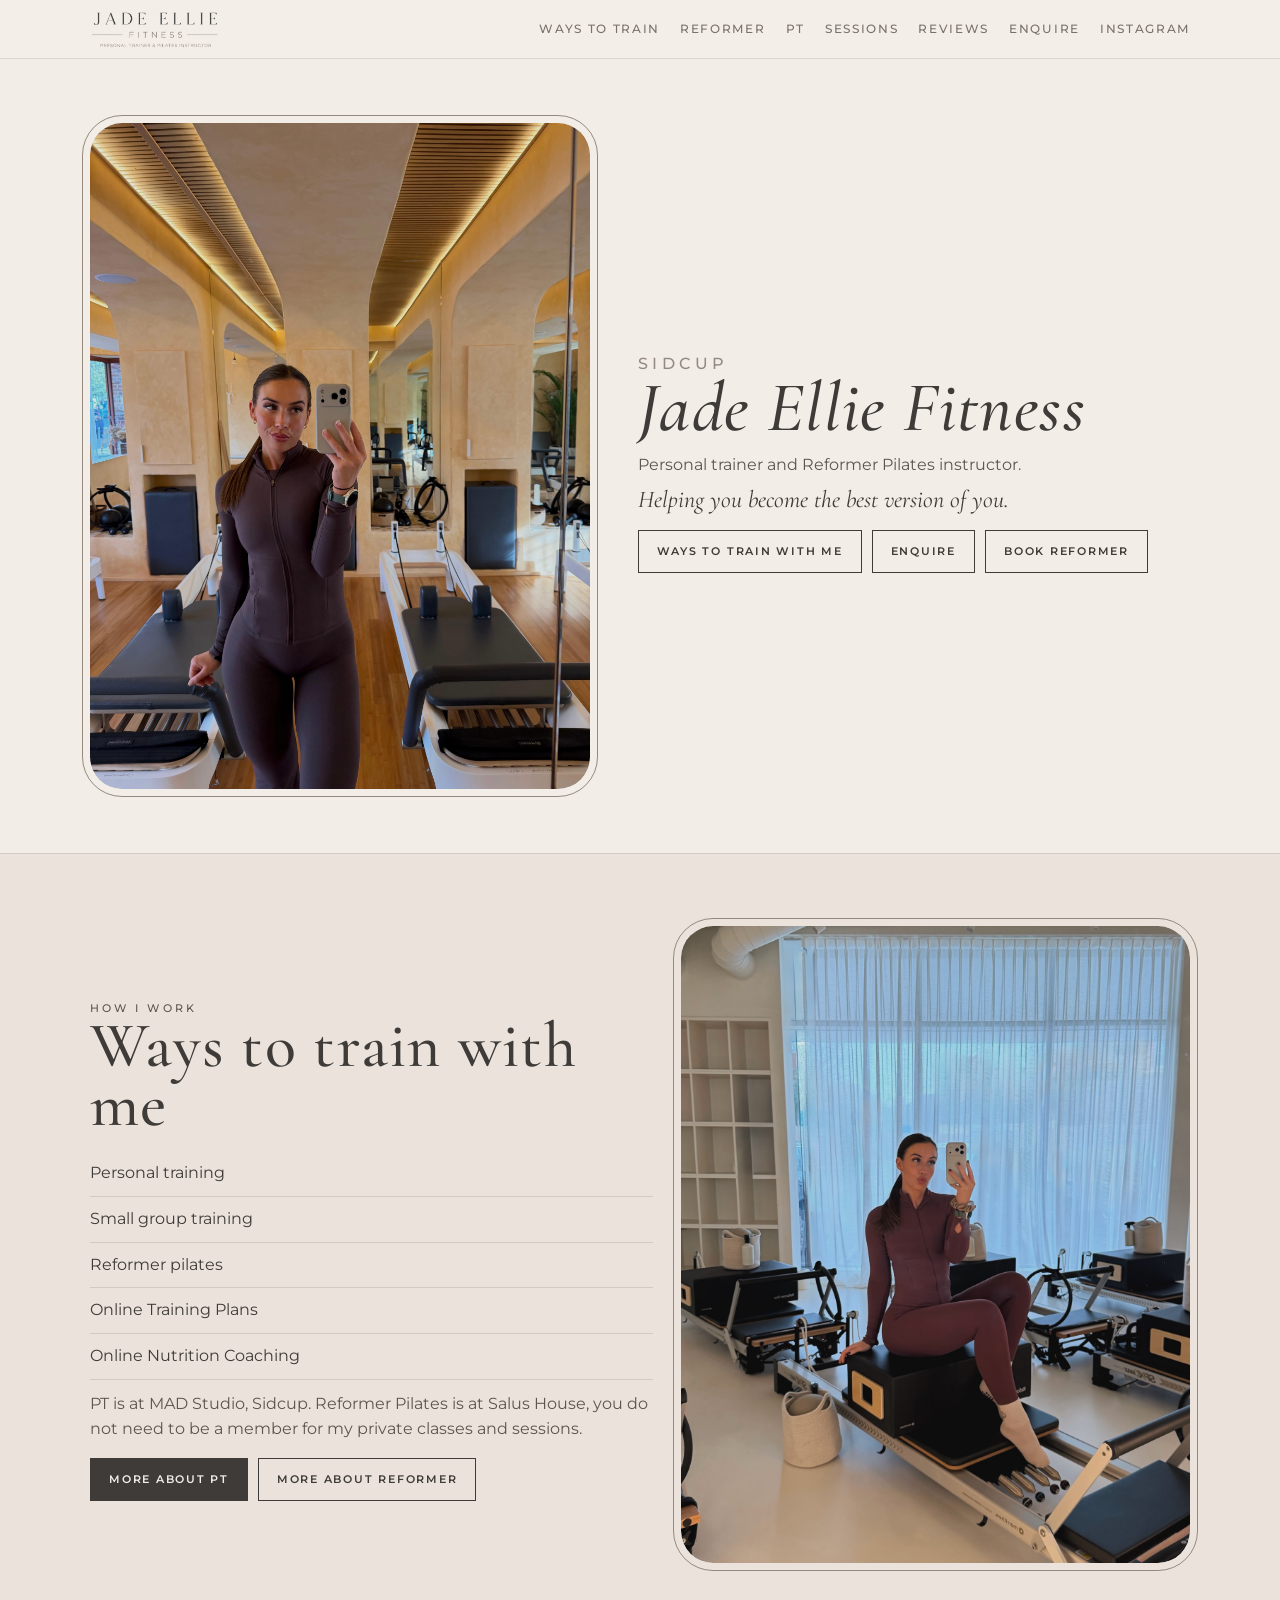
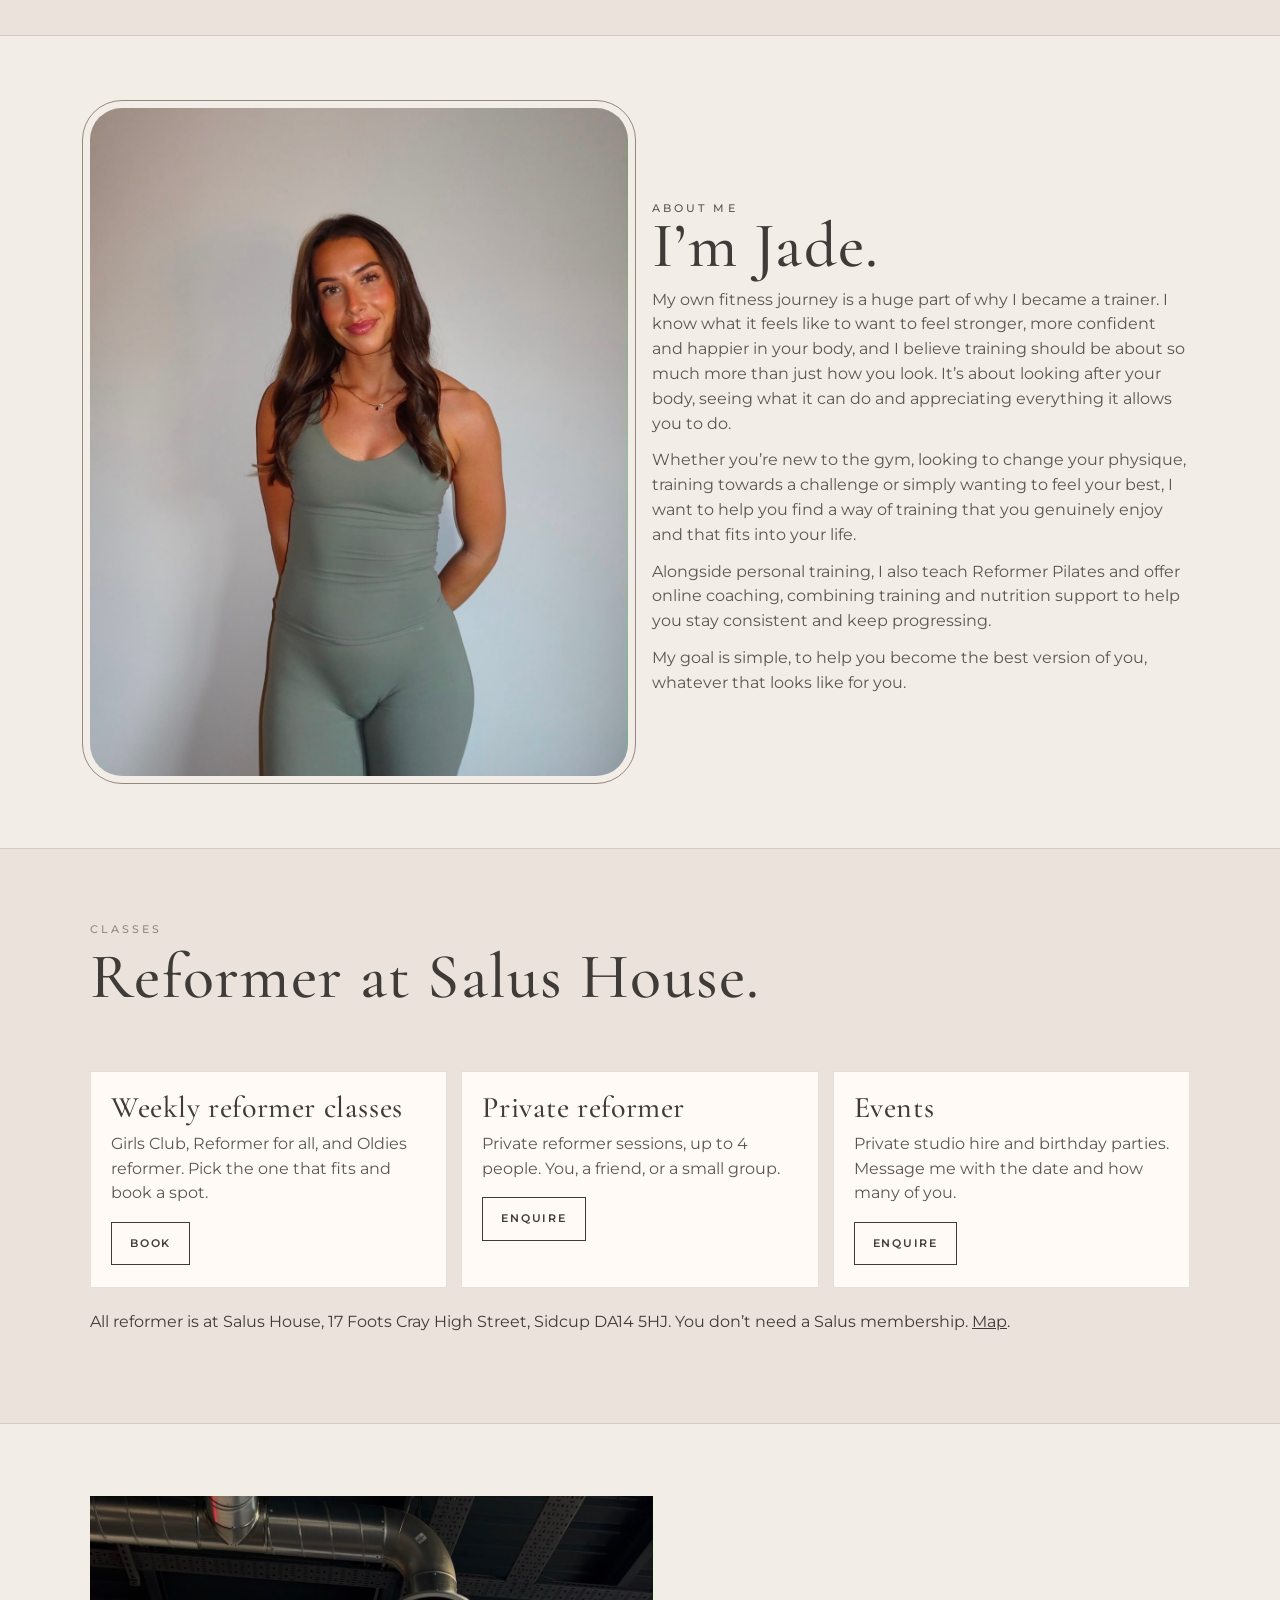
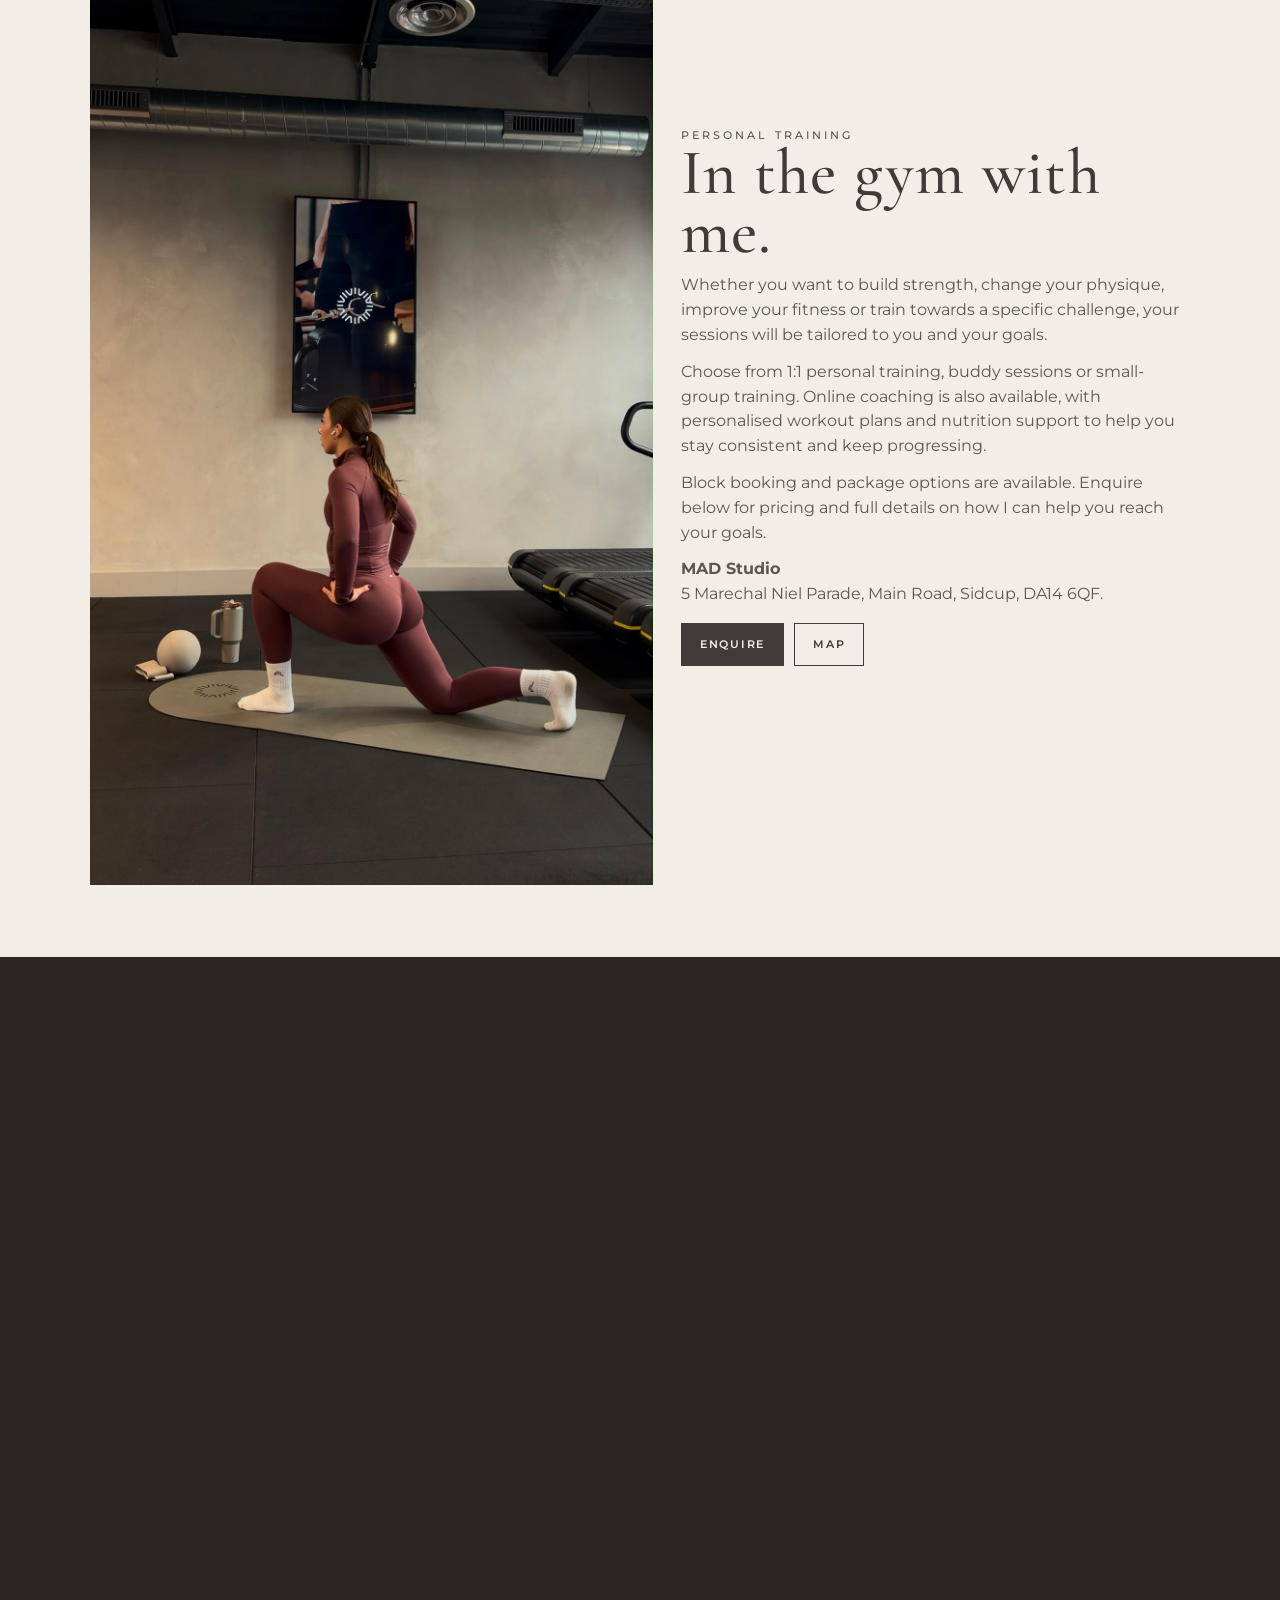
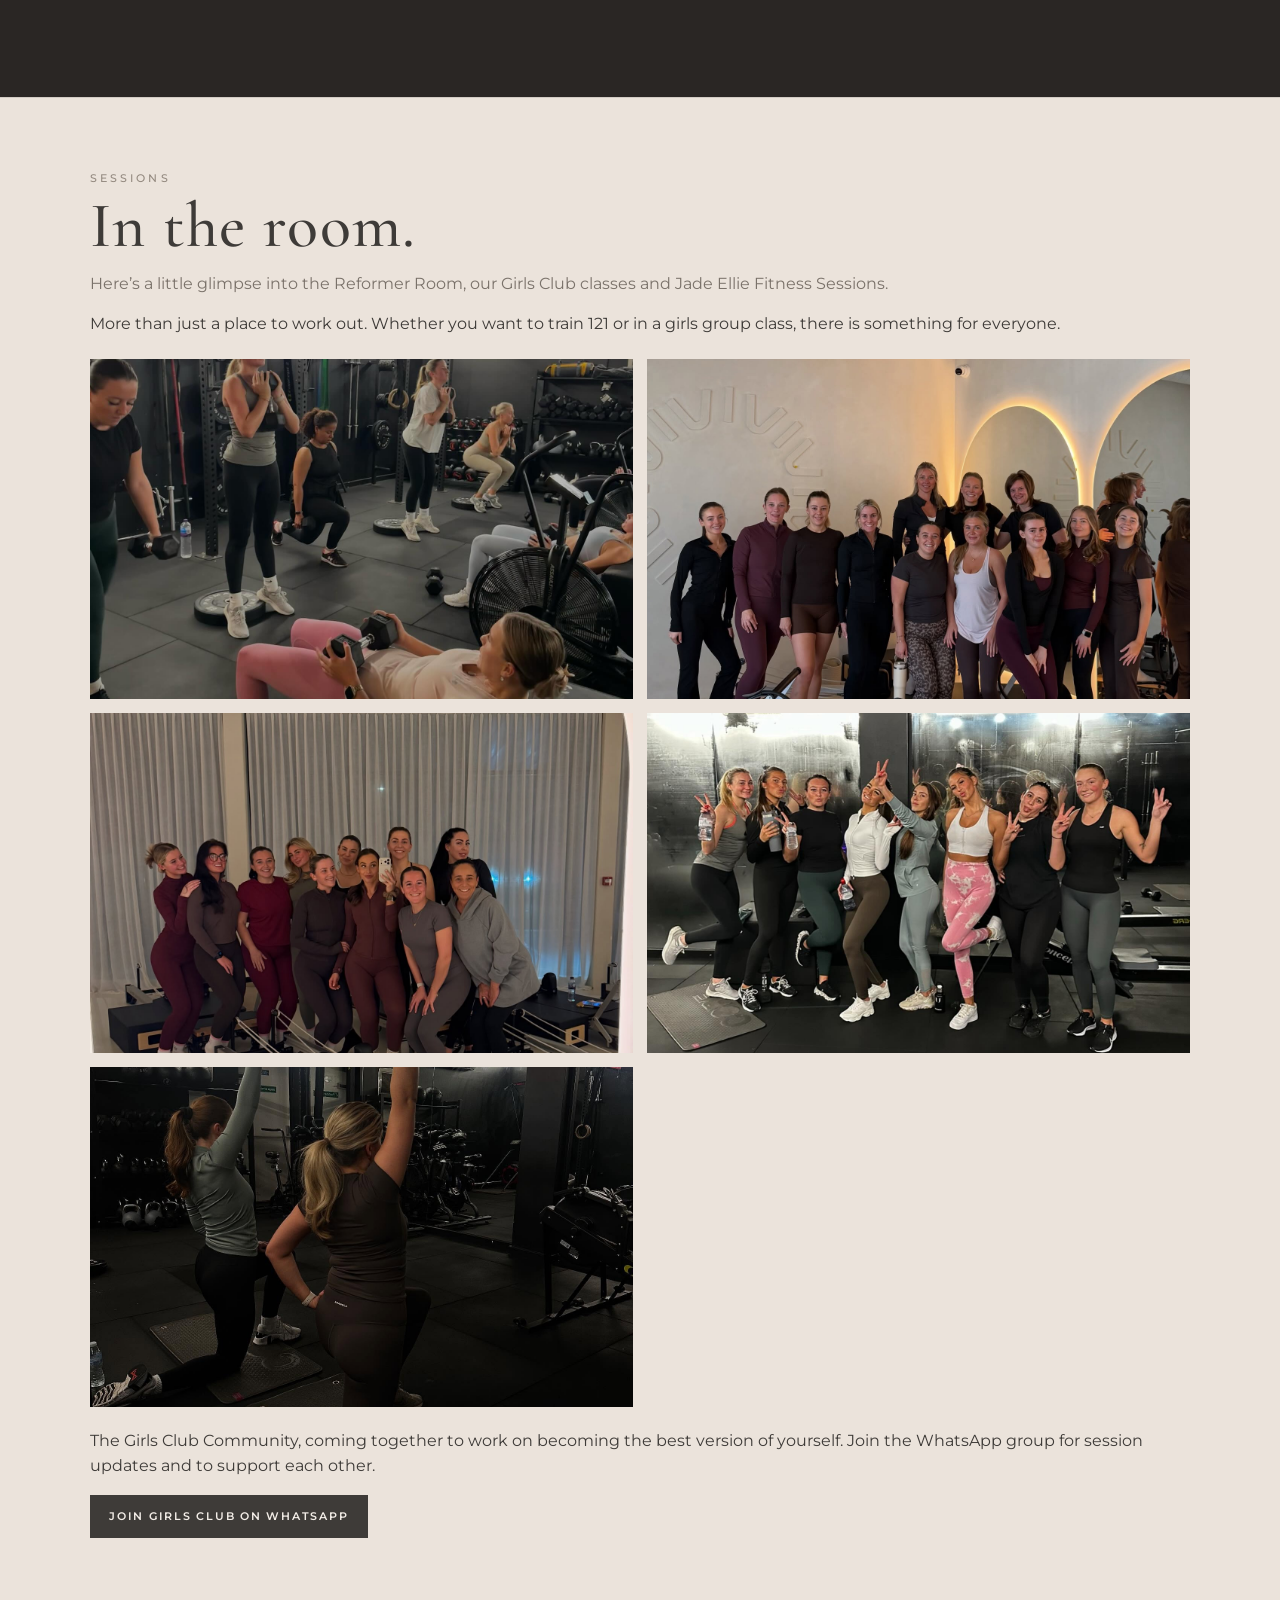
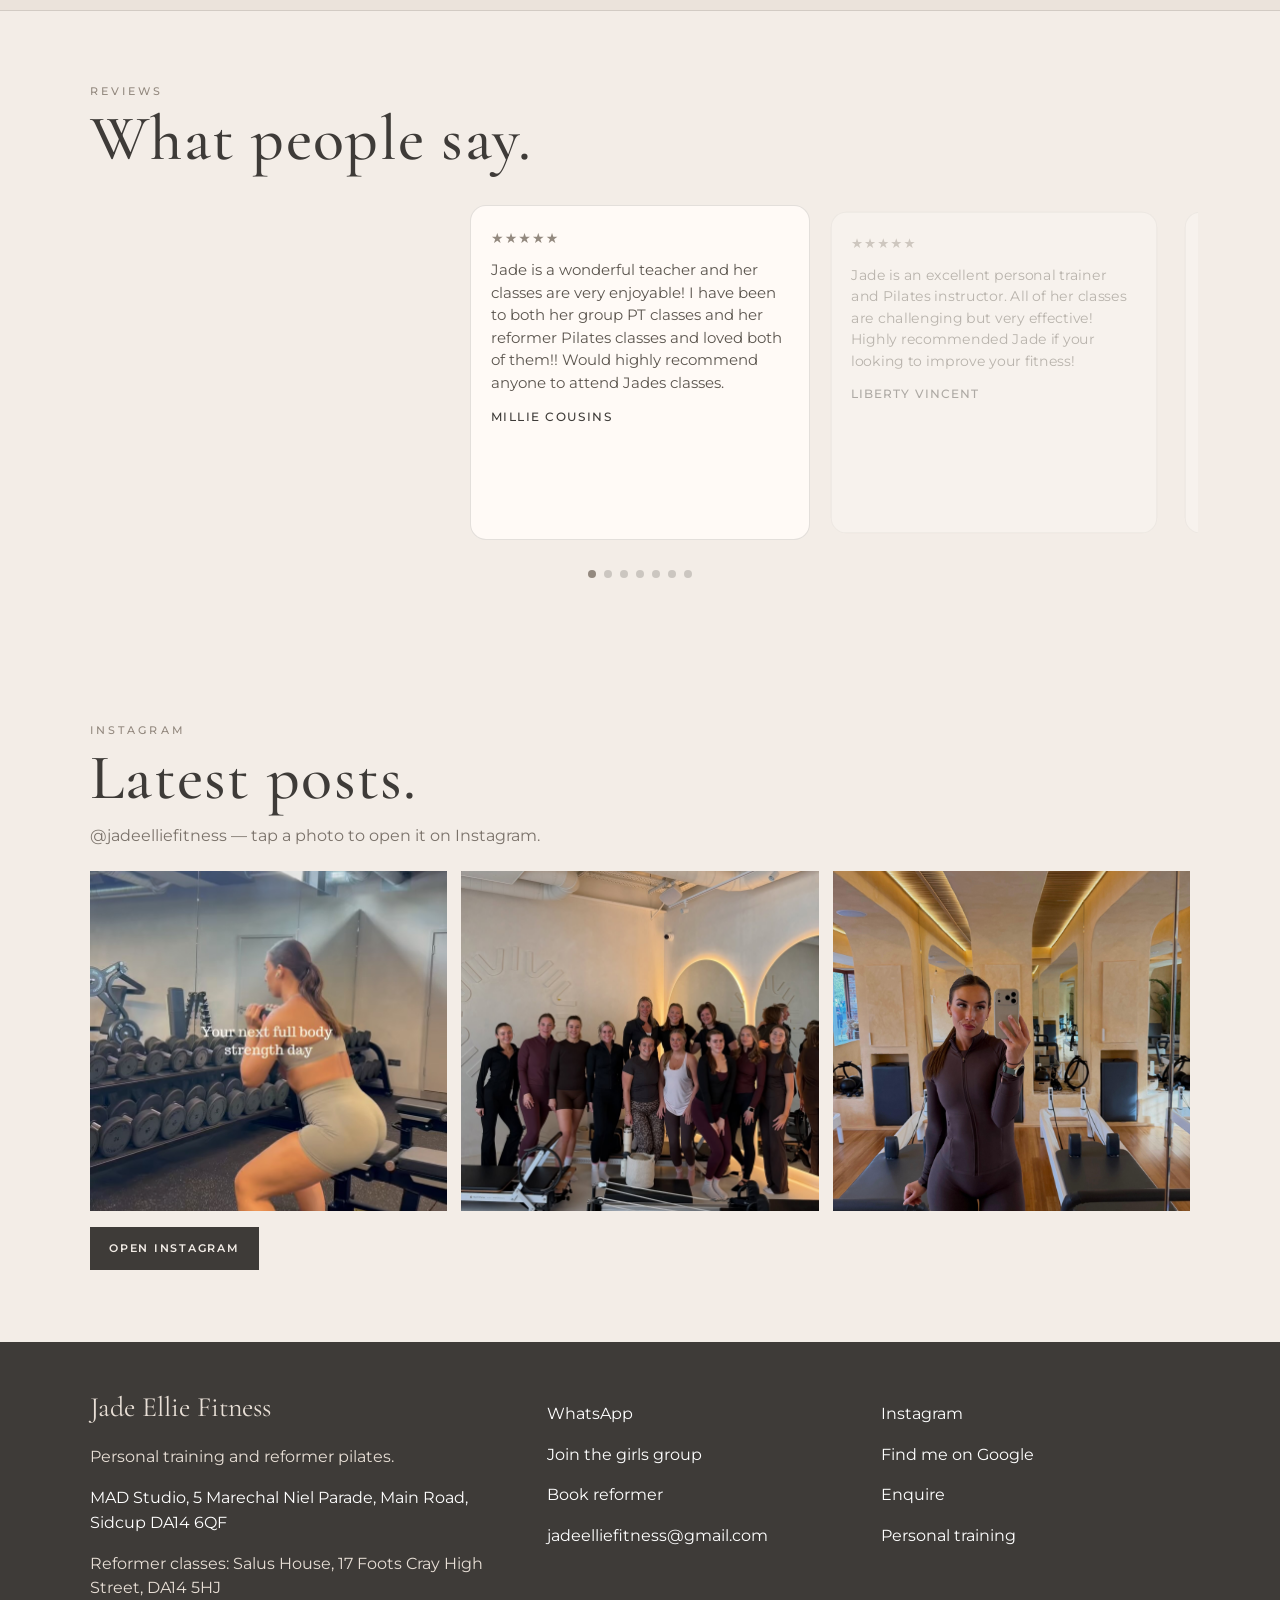
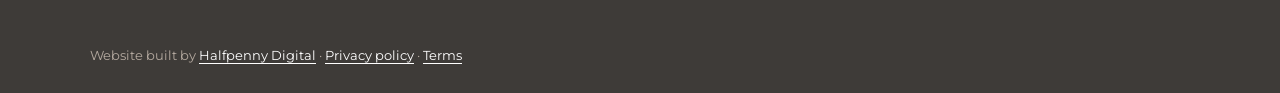
<file: index.html>
<!DOCTYPE html>
<html lang="en">
<head>
  <meta charset="utf-8" />
  <meta name="viewport" content="width=device-width, initial-scale=1" />
  <title>Jade Ellie Fitness — PT & reformer pilates, Sidcup</title>
  <meta name="description" content="Personal trainer and Reformer Pilates instructor in Sidcup. 1:1 PT, small group training, reformer classes and online plans. Message Jade to get started." />
  <link rel="preconnect" href="https://fonts.googleapis.com" />
  <link rel="preconnect" href="https://fonts.gstatic.com" crossorigin />
  <link href="https://fonts.googleapis.com/css2?family=Cormorant+Garamond:ital,wght@0,500;0,600;1,500&family=Montserrat:wght@400;500;600&display=swap" rel="stylesheet" />
  <link rel="stylesheet" href="css/styles.css?v=4" />
  <link rel="stylesheet" href="css/header-fix.css?v=2" />
  <link rel="stylesheet" href="css/scrub-lines.css?v=5" />
  <link rel="stylesheet" href="css/enquire.css?v=2" />
  <link rel="stylesheet" href="css/mobile-panels.css?v=46" />
  <link rel="stylesheet" href="css/reviews.css?v=4" />

  <link rel="canonical" href="https://www.jadeelliefitness.co.uk/" />
  <link rel="icon" href="/favicon.svg" type="image/svg+xml" />
  <meta property="og:type" content="website" />
  <meta property="og:url" content="https://www.jadeelliefitness.co.uk/" />
  <meta property="og:title" content="Jade Ellie Fitness — PT & reformer pilates, Sidcup" />
  <meta property="og:description" content="Personal trainer and Reformer Pilates instructor in Sidcup. 1:1 PT, small group training, reformer classes and online plans. Message Jade to get started." />
  <meta property="og:image" content="https://www.jadeelliefitness.co.uk/photos/jade-reformer-studio.jpg" />
  <meta property="og:image:width" content="1200" />
  <meta property="og:image:height" content="630" />
  <meta name="twitter:card" content="summary_large_image" />
  <meta name="twitter:title" content="Jade Ellie Fitness — PT & reformer pilates, Sidcup" />
  <meta name="twitter:description" content="Personal trainer and Reformer Pilates instructor in Sidcup. 1:1 PT, small group training, reformer classes and online plans. Message Jade to get started." />
  <meta name="twitter:image" content="https://www.jadeelliefitness.co.uk/photos/jade-reformer-studio.jpg" />
  <script type="application/ld+json">
  {
    "@context": "https://schema.org",
    "@type": "LocalBusiness",
    "name": "Jade Ellie Fitness",
    "description": "Personal trainer and Reformer Pilates instructor in Sidcup.",
    "url": "https://www.jadeelliefitness.co.uk/",
    "email": "jadeelliefitness@gmail.com",
    "sameAs": ["https://www.instagram.com/jadeelliefitness/"],
    "address": [
      {
        "@type": "PostalAddress",
        "streetAddress": "5 Marechal Niel Parade, Main Road",
        "addressLocality": "Sidcup",
        "postalCode": "DA14 6QF",
        "addressCountry": "GB"
      },
      {
        "@type": "PostalAddress",
        "streetAddress": "17 Foots Cray High Street",
        "addressLocality": "Sidcup",
        "postalCode": "DA14 5HJ",
        "addressCountry": "GB"
      }
    ]
  }
  </script>
  <script>
    if (location.hostname.indexOf("vercel.app") !== -1) {
      var m = document.createElement("meta");
      m.name = "robots";
      m.content = "noindex, nofollow";
      document.head.appendChild(m);
    }
  </script>

</head>
<body>
  <div id="site-header"></div>

  <section class="hero">
    <div class="wrap hero-split">
      <figure class="hero-photo">
        <img src="photos/jade-reformer-studio.jpg" alt="Jade Ellie" />
      </figure>
      <div class="hero-copy">
        <p class="kicker hero-in d1">Sidcup</p>
        <h1 class="hero-in d2">Jade Ellie Fitness</h1>
        <p class="hero-in d3">Personal trainer and Reformer Pilates instructor.</p>
        <p class="hero-in d3 hero-tag">Helping you become the best version of you.</p>
        <div class="btn-row hero-in d4">
          <a class="btn ghost" href="#work">Ways to train with me</a>
          <a class="btn ghost" data-enquire href="enquire.html">Enquire</a>
          <a class="btn ghost" href="https://bookwhen.com/jadeelliefitness" target="_blank" rel="noreferrer">Book reformer</a>
        </div>
      </div>
    </div>
  </section>

  <section class="section alt" id="work">
    <div class="wrap split">
      <div class="copy">
        <p class="kicker reveal">How I work</p>
        <h2 class="reveal">Ways to train with me</h2>
        <ul class="include-list" data-stagger>
          <li>Personal training</li>
          <li>Small group training</li>
          <li>Reformer pilates</li>
          <li>Online Training Plans</li>
          <li>Online Nutrition Coaching</li>
        </ul>
        <p class="reveal">PT is at MAD Studio, Sidcup. Reformer Pilates is at Salus House, you do not need to be a member for my private classes and sessions.</p>
        <div class="btn-row reveal">
          <a class="btn" href="#pt">More about PT</a>
          <a class="btn ghost" href="#classes">More about Reformer</a>
        </div>
      </div>
      <figure class="photo-frame reveal">
        <img src="photos/action-08.jpg" alt="Jade in the reformer studio" />
      </figure>
    </div>
  </section>

  <section class="section" id="about">
    <div class="wrap about-grid">
      <div>
        <p class="kicker reveal">About me</p>
        <h2 class="reveal">I’m Jade.</h2>
        <p class="reveal">My own fitness journey is a huge part of why I became a trainer. I know what it feels like to want to feel stronger, more confident and happier in your body, and I believe training should be about so much more than just how you look. It’s about looking after your body, seeing what it can do and appreciating everything it allows you to do.</p>
        <p class="reveal about-more">Whether you’re new to the gym, looking to change your physique, training towards a challenge or simply wanting to feel your best, I want to help you find a way of training that you genuinely enjoy and that fits into your life.</p>
        <p class="reveal about-more">Alongside personal training, I also teach Reformer Pilates and offer online coaching, combining training and nutrition support to help you stay consistent and keep progressing.</p>
        <p class="reveal">My goal is simple, to help you become the best version of you, whatever that looks like for you.</p>
      </div>
      <figure class="about-photo reveal">
        <img src="photos/jade-portrait-studio.jpg" alt="Jade in sage green" />
      </figure>
    </div>
  </section>

  <section class="section alt" id="classes">
    <div class="wrap">
      <p class="kicker reveal">Classes</p>
      <h2 class="reveal">Reformer at Salus House.</h2>
      <p class="lede reveal">Grip socks on. Book on Bookwhen.</p>
      <div class="cards" data-stagger>
        <article class="card">
          <h3>Weekly reformer classes</h3>
          <p>Girls Club, Reformer for all, and Oldies reformer. Pick the one that fits and book a spot.</p>
          <a class="btn ghost" href="https://bookwhen.com/jadeelliefitness" target="_blank" rel="noreferrer">Book</a>
        </article>
        <article class="card">
          <h3>Private reformer</h3>
          <p>Private reformer sessions, up to 4 people. You, a friend, or a small group.</p>
          <a class="btn ghost" data-enquire href="enquire.html">Enquire</a>
        </article>
        <article class="card">
          <h3>Events</h3>
          <p>Private studio hire and birthday parties. Message me with the date and how many of you.</p>
          <a class="btn ghost" data-enquire href="enquire.html">Enquire</a>
        </article>
      </div>
      <p class="reveal" style="margin-top:22px">All reformer is at Salus House, 17 Foots Cray High Street, Sidcup DA14 5HJ. You don’t need a Salus membership. <a href="https://maps.google.com/?q=Salus+House+17+Foots+Cray+High+Street+Sidcup" target="_blank" rel="noreferrer">Map</a>.</p>
    </div>
  </section>

  <section class="section" id="pt">
    <div class="wrap split">
      <figure class="photo-frame reveal">
        <img src="photos/jade-lunge-stretch-gym.jpg" alt="Jade training at MAD Studio" />
      </figure>
      <div class="copy">
        <p class="kicker reveal">Personal training</p>
        <h2 class="reveal">In the gym with me.</h2>
        <p class="reveal">Whether you want to build strength, change your physique, improve your fitness or train towards a specific challenge, your sessions will be tailored to you and your goals.</p>
        <p class="reveal">Choose from 1:1 personal training, buddy sessions or small-group training. Online coaching is also available, with personalised workout plans and nutrition support to help you stay consistent and keep progressing.</p>
        <p class="reveal">Block booking and package options are available. Enquire below for pricing and full details on how I can help you reach your goals.</p>
        <p class="reveal"><strong>MAD Studio</strong><br />5 Marechal Niel Parade, Main Road, Sidcup, DA14 6QF.</p>
        <div class="btn-row reveal">
          <a class="btn" data-enquire href="enquire.html">Enquire</a>
          <a class="btn ghost" href="https://maps.google.com/?q=The+MAD+Studio+5+Marechal+Niel+Parade+Sidcup" target="_blank" rel="noreferrer">Map</a>
        </div>
      </div>
    </div>
  </section>

  <section class="scrub" id="scrub">
    <div class="scrub-sticky">
      <video
        class="scrub-video"
        src="videos/jade-clip-2.mp4?v=1"
        muted
        loop
        playsinline
        webkit-playsinline
        preload="auto"
      ></video>
      <div class="scrub-shade"></div>
      <div class="scrub-copy">
        <h2>
          <span class="scrub-line">BECAUSE</span>
          <span class="scrub-line">YOU CAN</span>
          <span class="scrub-line">DO BOTH</span>
        </h2>
      </div>
      <div class="scrub-copy right">
        <h2>
          <span class="scrub-line">BECAUSE</span>
          <span class="scrub-line">YOU CAN</span>
          <span class="scrub-line">DO BOTH</span>
        </h2>
      </div>
    </div>
  </section>

  <section class="section alt" id="studio">
    <div class="wrap">
      <p class="kicker reveal">Sessions</p>
      <h2 class="reveal">In the room.</h2>
      <p class="lede reveal">Here’s a little glimpse into the Reformer Room, our Girls Club classes and Jade Ellie Fitness Sessions.</p>
      <p class="reveal">More than just a place to work out. Whether you want to train 121 or in a girls group class, there is something for everyone.</p>
      <div class="results" data-stagger>
        <figure><img src="photos/action-01.jpg" alt="PT session" /></figure>
        <figure><img src="photos/action-06.jpg" alt="Reformer class at Salus House" /></figure>
        <figure><img src="photos/action-07.jpg" alt="Reformer class in session" /></figure>
        <figure><img src="photos/action-05.jpg" alt="Girls Club class" /></figure>
        <figure><img src="photos/action-03.jpg" alt="Client training" /></figure>
      </div>
      <p class="reveal" style="margin-top:22px">The Girls Club Community, coming together to work on becoming the best version of yourself. Join the WhatsApp group for session updates and to support each other.</p>
      <div class="btn-row reveal" style="margin-top:14px">
        <a class="btn" href="https://chat.whatsapp.com/F4NZ916MHPY9FshHsHrJ7d" target="_blank" rel="noreferrer">Join Girls Club on WhatsApp</a>
      </div>
    </div>
  </section>

  <section class="section" id="reviews">
    <div class="wrap">
      <p class="kicker reveal">Reviews</p>
      <h2 class="reveal">What people say.</h2>
      <div class="quote-scroller" id="quote-scroller">
        <div class="quotes" id="quotes">
          <figure class="quote is-active">
            <p class="stars" aria-label="5 stars">★★★★★</p>
            <blockquote>Jade is a wonderful teacher and her classes are very enjoyable! I have been to both her group PT classes and her reformer Pilates classes and loved both of them!! Would highly recommend anyone to attend Jades classes.</blockquote>
            <figcaption>Millie Cousins</figcaption>
          </figure>
          <figure class="quote">
            <p class="stars" aria-label="5 stars">★★★★★</p>
            <blockquote>Jade is an excellent personal trainer and Pilates instructor. All of her classes are challenging but very effective! Highly recommended Jade if your looking to improve your fitness!</blockquote>
            <figcaption>Liberty Vincent</figcaption>
          </figure>
          <figure class="quote">
            <p class="stars" aria-label="5 stars">★★★★★</p>
            <blockquote>We love Jade! I go to Jade for reformer Pilates and also an all girls PT class, she is an amazing instructor who switches it up each week and challenges us by being motivating and supportive to help us get stronger and build our confidence in the gym. I always look forward to her classes, would highly recommend her to anyone.</blockquote>
            <figcaption>Eva Coburn</figcaption>
          </figure>
          <figure class="quote">
            <p class="stars" aria-label="5 stars">★★★★★</p>
            <blockquote>I always look forward to my sessions with Jade, she's so encouraging and genuinely wants us to reach our goals! Couldn't recommend her enough.</blockquote>
            <figcaption>Shame Kelly</figcaption>
          </figure>
          <figure class="quote">
            <p class="stars" aria-label="5 stars">★★★★★</p>
            <blockquote>Jade is amazing! She's so supportive, motivating and always pushes me to do my best. I really enjoy our sessions and couldn't recommend her enough to anyone looking for a great personal trainer!</blockquote>
            <figcaption>Daisy Vincent</figcaption>
          </figure>
          <figure class="quote">
            <p class="stars" aria-label="5 stars">★★★★★</p>
            <blockquote>The BEST! Jade has taught me so much, from strength training and HYROX to running and nutrition. She's completely transformed my mindset, my confidence, and the way I train. I genuinely couldn't have achieved what I have so far, or continue pushing myself to be better, without her guidance and support. So grateful for her!</blockquote>
            <figcaption>Charlotte Tarrant</figcaption>
          </figure>
          <figure class="quote">
            <p class="stars" aria-label="5 stars">★★★★★</p>
            <blockquote>Can't recommend Jade enough! She explains everything so well and doesn't over complicate things.</blockquote>
            <figcaption>Sophie</figcaption>
          </figure>
        </div>
      </div>
      <div class="quote-dots" id="quote-dots"></div>
    </div>
  </section>

  <section class="section" id="social">
    <div class="wrap">
      <p class="kicker reveal">Instagram</p>
      <h2 class="reveal">Latest posts.</h2>
      <p class="lede reveal">@jadeelliefitness — tap a photo to open it on Instagram.</p>
      <div class="results ig-grid" data-stagger>
        <figure>
          <a href="https://www.instagram.com/p/DcEUj0JimnQ/" target="_blank" rel="noreferrer">
            <img src="photos/ig-1.jpg" alt="Latest Instagram post" />
          </a>
        </figure>
        <figure>
          <a href="https://www.instagram.com/reel/DdVx5gds-0t/" target="_blank" rel="noreferrer">
            <img src="photos/action-06.jpg" alt="Instagram reel" />
          </a>
        </figure>
        <figure>
          <a href="https://www.instagram.com/reel/Dd6GhRxuMNs/" target="_blank" rel="noreferrer">
            <img src="photos/jade-reformer-studio.jpg" alt="Latest Instagram reel" />
          </a>
        </figure>
      </div>
      <div class="btn-row reveal">
        <a class="btn" href="https://www.instagram.com/jadeelliefitness/" target="_blank" rel="noreferrer">Open Instagram</a>
      </div>
    </div>
  </section>

  <div id="site-footer"></div>
  <script src="js/site.js?v=seo15"></script>
</body>
</html>
</file>
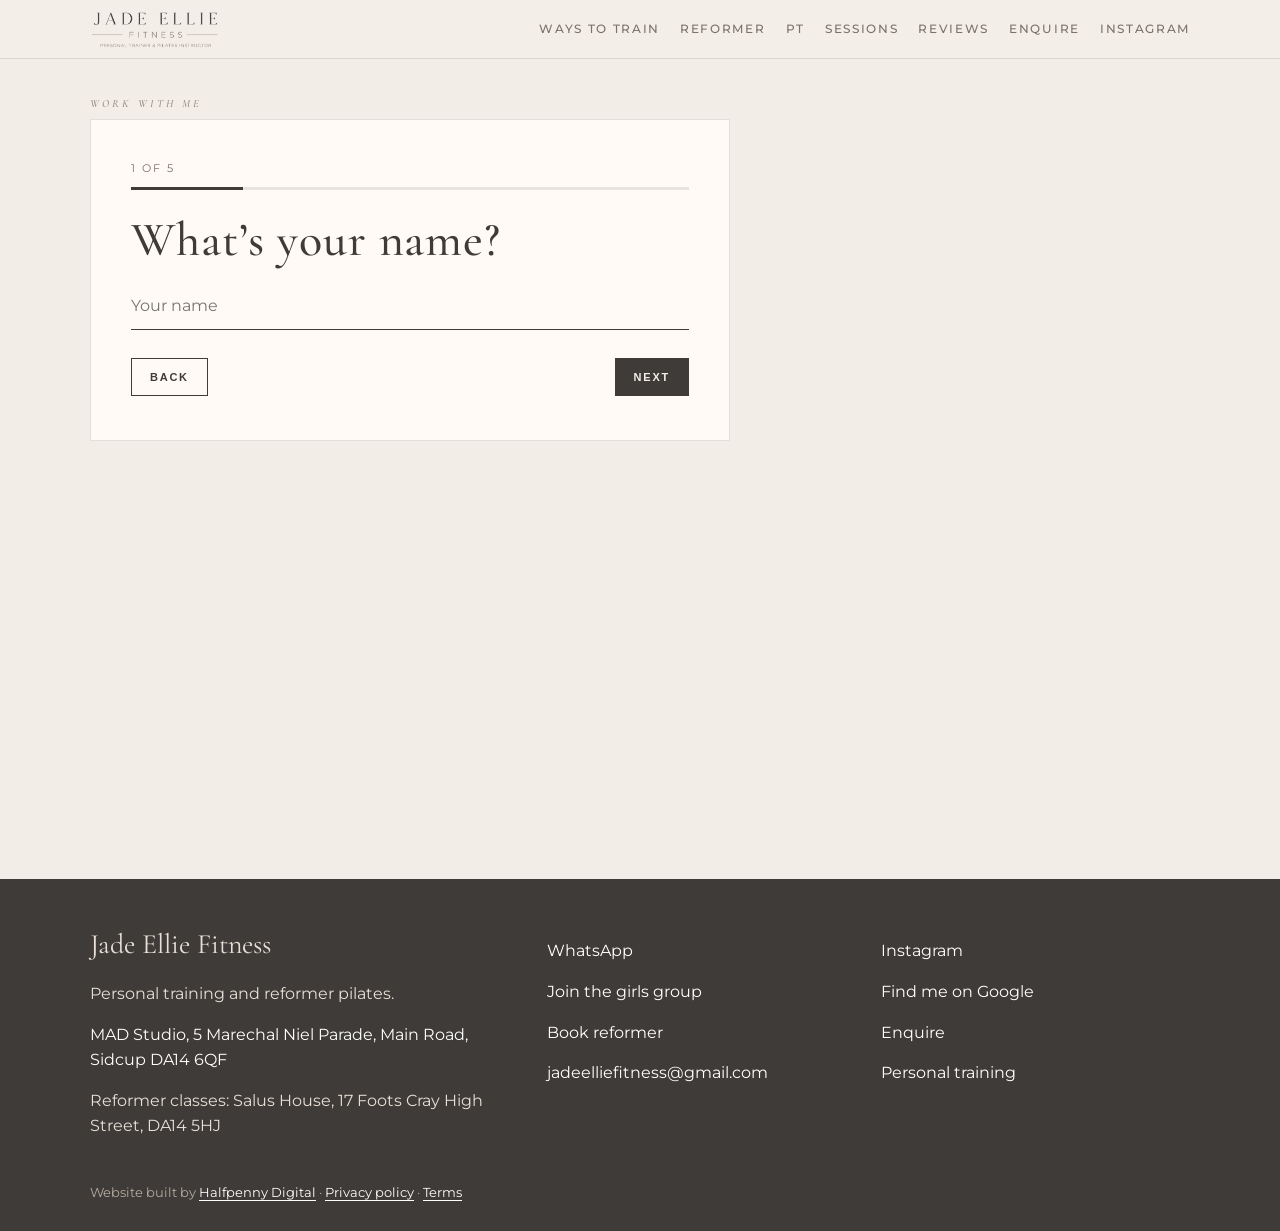
<file: enquire.html>
<!DOCTYPE html>
<html lang="en">
<head>
  <meta charset="utf-8" />
  <meta name="viewport" content="width=device-width, initial-scale=1" />
  <title>Enquire — Jade Ellie Fitness</title>
  <meta name="description" content="Enquire with Jade Ellie Fitness in Sidcup. Tell her what you want to work on — personal training, reformer pilates or online coaching — and she’ll be in touch." />
  <link rel="preconnect" href="https://fonts.googleapis.com" />
  <link rel="preconnect" href="https://fonts.gstatic.com" crossorigin />
  <link href="https://fonts.googleapis.com/css2?family=Cormorant+Garamond:ital,wght@0,500;0,600;1,500&family=Montserrat:wght@400;500;600&display=swap" rel="stylesheet" />
  <link rel="stylesheet" href="css/styles.css?v=2" />
  <link rel="stylesheet" href="css/header-fix.css?v=2" />
  <link rel="stylesheet" href="css/enquire.css?v=3" />

  <link rel="canonical" href="https://www.jadeelliefitness.co.uk/enquire.html" />
  <link rel="icon" href="/favicon.svg" type="image/svg+xml" />
  <meta property="og:type" content="website" />
  <meta property="og:url" content="https://www.jadeelliefitness.co.uk/enquire.html" />
  <meta property="og:title" content="Enquire — Jade Ellie Fitness" />
  <meta property="og:description" content="Enquire with Jade Ellie Fitness in Sidcup. Tell her what you want to work on — personal training, reformer pilates or online coaching — and she’ll be in touch." />
  <meta property="og:image" content="https://www.jadeelliefitness.co.uk/photos/jade-reformer-studio.jpg" />
  <meta property="og:image:width" content="1200" />
  <meta property="og:image:height" content="630" />
  <meta name="twitter:card" content="summary_large_image" />
  <meta name="twitter:title" content="Enquire — Jade Ellie Fitness" />
  <meta name="twitter:description" content="Enquire with Jade Ellie Fitness in Sidcup. Tell her what you want to work on — personal training, reformer pilates or online coaching — and she’ll be in touch." />
  <meta name="twitter:image" content="https://www.jadeelliefitness.co.uk/photos/jade-reformer-studio.jpg" />
  <script type="application/ld+json">
  {
    "@context": "https://schema.org",
    "@type": "LocalBusiness",
    "name": "Jade Ellie Fitness",
    "description": "Personal trainer and Reformer Pilates instructor in Sidcup.",
    "url": "https://www.jadeelliefitness.co.uk/",
    "email": "jadeelliefitness@gmail.com",
    "sameAs": ["https://www.instagram.com/jadeelliefitness/"],
    "address": [
      {
        "@type": "PostalAddress",
        "streetAddress": "5 Marechal Niel Parade, Main Road",
        "addressLocality": "Sidcup",
        "postalCode": "DA14 6QF",
        "addressCountry": "GB"
      },
      {
        "@type": "PostalAddress",
        "streetAddress": "17 Foots Cray High Street",
        "addressLocality": "Sidcup",
        "postalCode": "DA14 5HJ",
        "addressCountry": "GB"
      }
    ]
  }
  </script>
  <script>
    if (location.hostname.indexOf("vercel.app") !== -1) {
      var m = document.createElement("meta");
      m.name = "robots";
      m.content = "noindex, nofollow";
      document.head.appendChild(m);
    }
  </script>

</head>
<body>
  <div id="site-header"></div>

  <section class="section enquire" id="enquire">
    <div class="wrap">
      <h1 class="kicker">Work with me</h1>
      <div class="enquire-card" data-enquire-form>
        <div class="enquire-top">
          <p class="enquire-count" data-count>1 of 5</p>
        </div>
        <div class="enquire-bar"><span data-bar></span></div>
        <div data-body></div>
        <p class="enquire-error" data-error></p>
      </div>
    </div>
  </section>

  <div id="site-footer"></div>
  <script src="js/site.js?v=seo12"></script>
  <script src="js/enquire.js?v=4"></script>
</body>
</html>
</file>
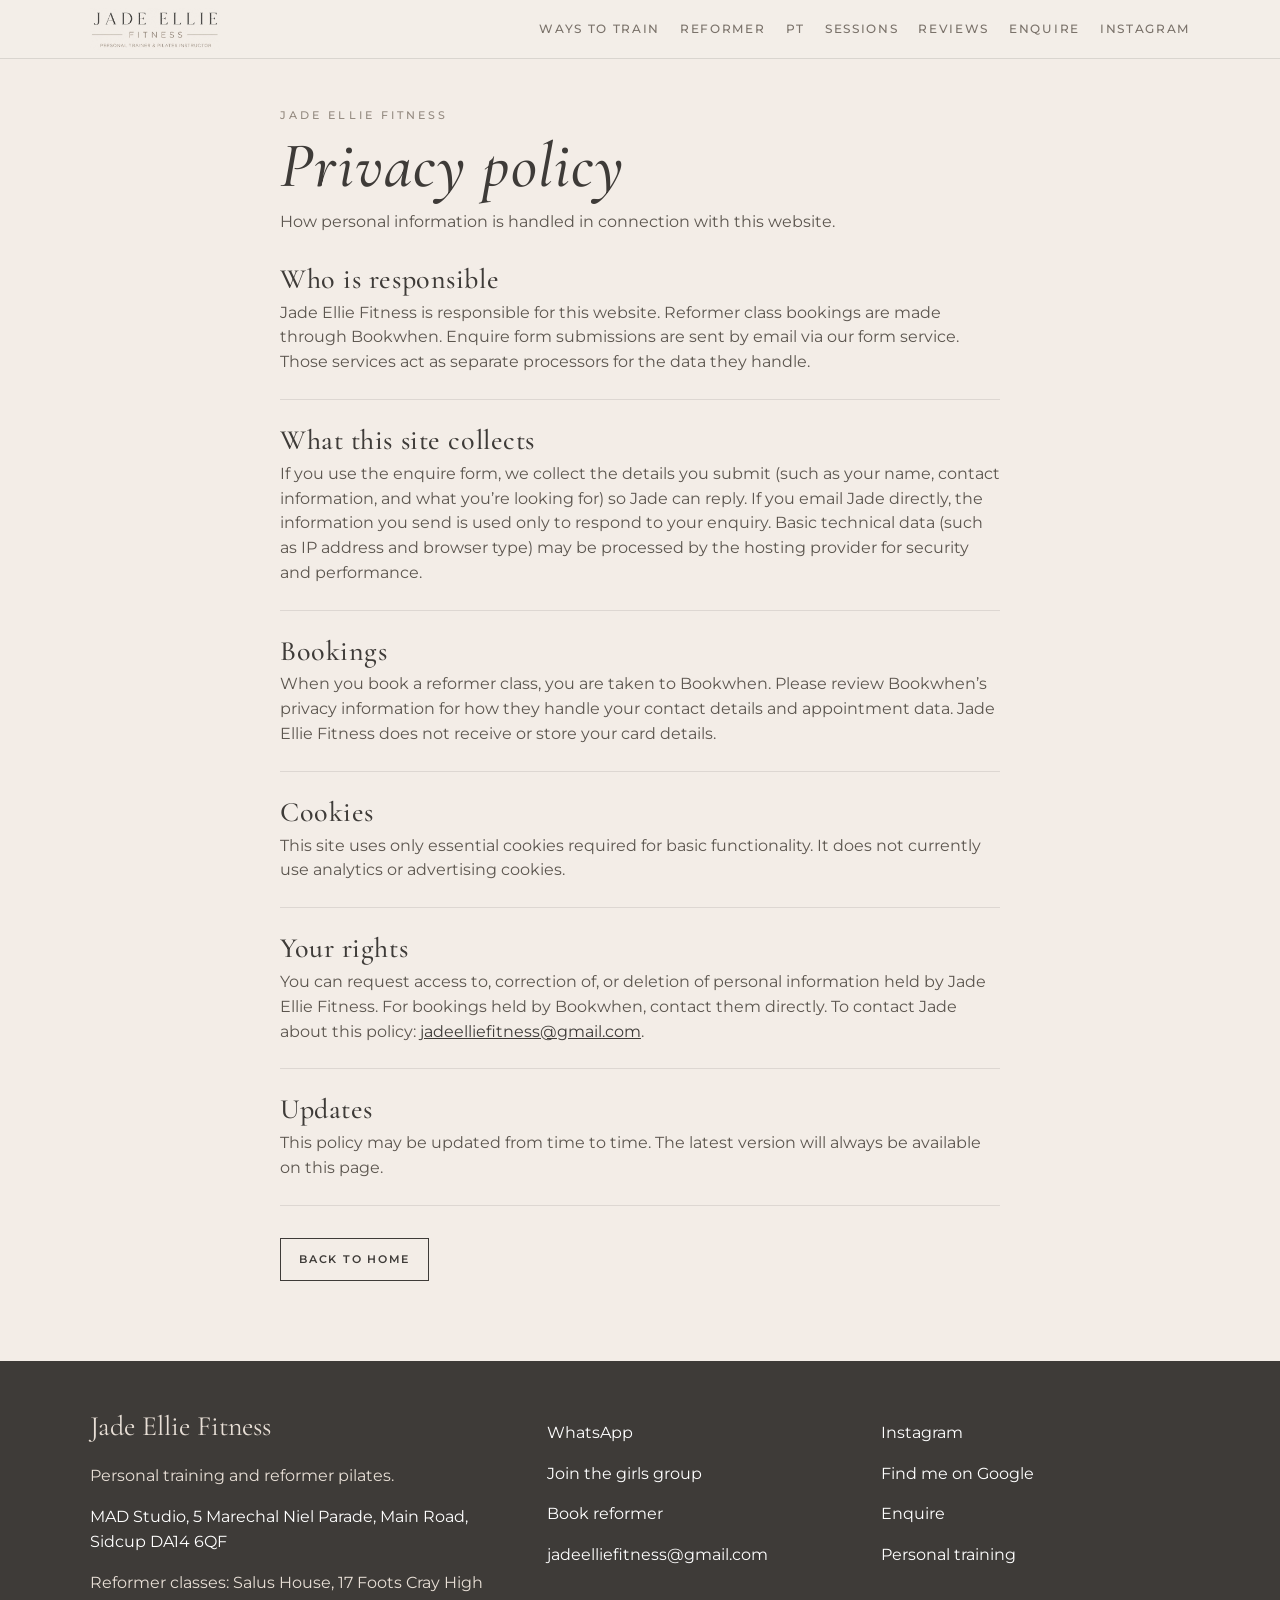
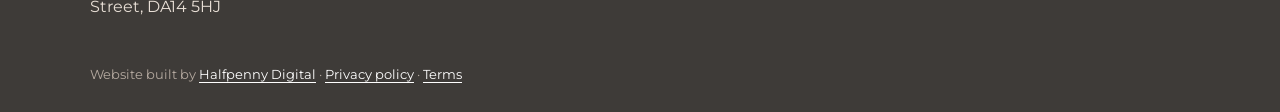
<file: privacy.html>
<!DOCTYPE html>
<html lang="en">
<head>
  <meta charset="utf-8" />
  <meta name="viewport" content="width=device-width, initial-scale=1" />
  <title>Privacy policy — Jade Ellie Fitness</title>
  <meta name="description" content="Privacy policy for Jade Ellie Fitness. How your details are used when you enquire about personal training or reformer pilates in Sidcup." />
  <link rel="preconnect" href="https://fonts.googleapis.com" />
  <link rel="preconnect" href="https://fonts.gstatic.com" crossorigin />
  <link href="https://fonts.googleapis.com/css2?family=Cormorant+Garamond:ital,wght@0,500;0,600;1,500&family=Montserrat:wght@400;500;600&display=swap" rel="stylesheet" />
  <link rel="stylesheet" href="css/styles.css?v=4" />
  <link rel="stylesheet" href="css/header-fix.css?v=2" />
  <link rel="stylesheet" href="css/enquire.css?v=2" />
  <link rel="stylesheet" href="css/mobile-panels.css?v=43" />
  <style>
    .page { padding: 48px 0 80px; }
    .page-wrap { max-width: 720px; }
    .page h1 {
      margin: 0 0 12px;
      font-family: "Cormorant Garamond", Georgia, serif;
      font-weight: 500;
      font-size: clamp(40px, 8vw, 64px);
      line-height: 1;
      color: #3e3b38;
    }
    .page .lede { margin: 0 0 32px; max-width: 40em; color: #5c564f; }
    .policy {
      margin: 0 0 28px;
      padding: 0 0 24px;
      border-bottom: 1px solid rgba(62, 59, 56, 0.12);
    }
    .policy h2 {
      margin: 0 0 8px;
      font-family: "Cormorant Garamond", Georgia, serif;
      font-size: clamp(22px, 4vw, 28px);
      font-weight: 500;
      color: #3e3b38;
    }
    .policy p { margin: 0; color: #5c564f; }
    .policy a { color: #3e3b38; }
  </style>

  <link rel="canonical" href="https://www.jadeelliefitness.co.uk/privacy.html" />
  <link rel="icon" href="/favicon.svg" type="image/svg+xml" />
  <meta property="og:type" content="website" />
  <meta property="og:url" content="https://www.jadeelliefitness.co.uk/privacy.html" />
  <meta property="og:title" content="Privacy policy — Jade Ellie Fitness" />
  <meta property="og:description" content="Privacy policy for Jade Ellie Fitness. How your details are used when you enquire about personal training or reformer pilates in Sidcup." />
  <meta property="og:image" content="https://www.jadeelliefitness.co.uk/photos/jade-reformer-studio.jpg" />
  <meta property="og:image:width" content="1200" />
  <meta property="og:image:height" content="630" />
  <meta name="twitter:card" content="summary_large_image" />
  <meta name="twitter:title" content="Privacy policy — Jade Ellie Fitness" />
  <meta name="twitter:description" content="Privacy policy for Jade Ellie Fitness. How your details are used when you enquire about personal training or reformer pilates in Sidcup." />
  <meta name="twitter:image" content="https://www.jadeelliefitness.co.uk/photos/jade-reformer-studio.jpg" />
  <script type="application/ld+json">
  {
    "@context": "https://schema.org",
    "@type": "LocalBusiness",
    "name": "Jade Ellie Fitness",
    "description": "Personal trainer and Reformer Pilates instructor in Sidcup.",
    "url": "https://www.jadeelliefitness.co.uk/",
    "email": "jadeelliefitness@gmail.com",
    "sameAs": ["https://www.instagram.com/jadeelliefitness/"],
    "address": [
      {
        "@type": "PostalAddress",
        "streetAddress": "5 Marechal Niel Parade, Main Road",
        "addressLocality": "Sidcup",
        "postalCode": "DA14 6QF",
        "addressCountry": "GB"
      },
      {
        "@type": "PostalAddress",
        "streetAddress": "17 Foots Cray High Street",
        "addressLocality": "Sidcup",
        "postalCode": "DA14 5HJ",
        "addressCountry": "GB"
      }
    ]
  }
  </script>
  <script>
    if (location.hostname.indexOf("vercel.app") !== -1) {
      var m = document.createElement("meta");
      m.name = "robots";
      m.content = "noindex, nofollow";
      document.head.appendChild(m);
    }
  </script>

</head>
<body>
  <div id="site-header"></div>
  <main class="page">
    <div class="wrap page-wrap">
      <p class="kicker">Jade Ellie Fitness</p>
      <h1>Privacy policy</h1>
      <p class="lede">How personal information is handled in connection with this website.</p>

      <article class="policy">
        <h2>Who is responsible</h2>
        <p>Jade Ellie Fitness is responsible for this website. Reformer class bookings are made through Bookwhen. Enquire form submissions are sent by email via our form service. Those services act as separate processors for the data they handle.</p>
      </article>

      <article class="policy">
        <h2>What this site collects</h2>
        <p>If you use the enquire form, we collect the details you submit (such as your name, contact information, and what you’re looking for) so Jade can reply. If you email Jade directly, the information you send is used only to respond to your enquiry. Basic technical data (such as IP address and browser type) may be processed by the hosting provider for security and performance.</p>
      </article>

      <article class="policy">
        <h2>Bookings</h2>
        <p>When you book a reformer class, you are taken to Bookwhen. Please review Bookwhen’s privacy information for how they handle your contact details and appointment data. Jade Ellie Fitness does not receive or store your card details.</p>
      </article>

      <article class="policy">
        <h2>Cookies</h2>
        <p>This site uses only essential cookies required for basic functionality. It does not currently use analytics or advertising cookies.</p>
      </article>

      <article class="policy">
        <h2>Your rights</h2>
        <p>You can request access to, correction of, or deletion of personal information held by Jade Ellie Fitness. For bookings held by Bookwhen, contact them directly. To contact Jade about this policy: <a href="mailto:jadeelliefitness@gmail.com">jadeelliefitness@gmail.com</a>.</p>
      </article>

      <article class="policy">
        <h2>Updates</h2>
        <p>This policy may be updated from time to time. The latest version will always be available on this page.</p>
      </article>

      <div class="btn-row" style="margin-top:32px">
        <a class="btn ghost" href="index.html">Back to home</a>
      </div>
    </div>
  </main>
  <div id="site-footer"></div>
  <script src="js/site.js?v=seo15"></script>
</body>
</html>
</file>
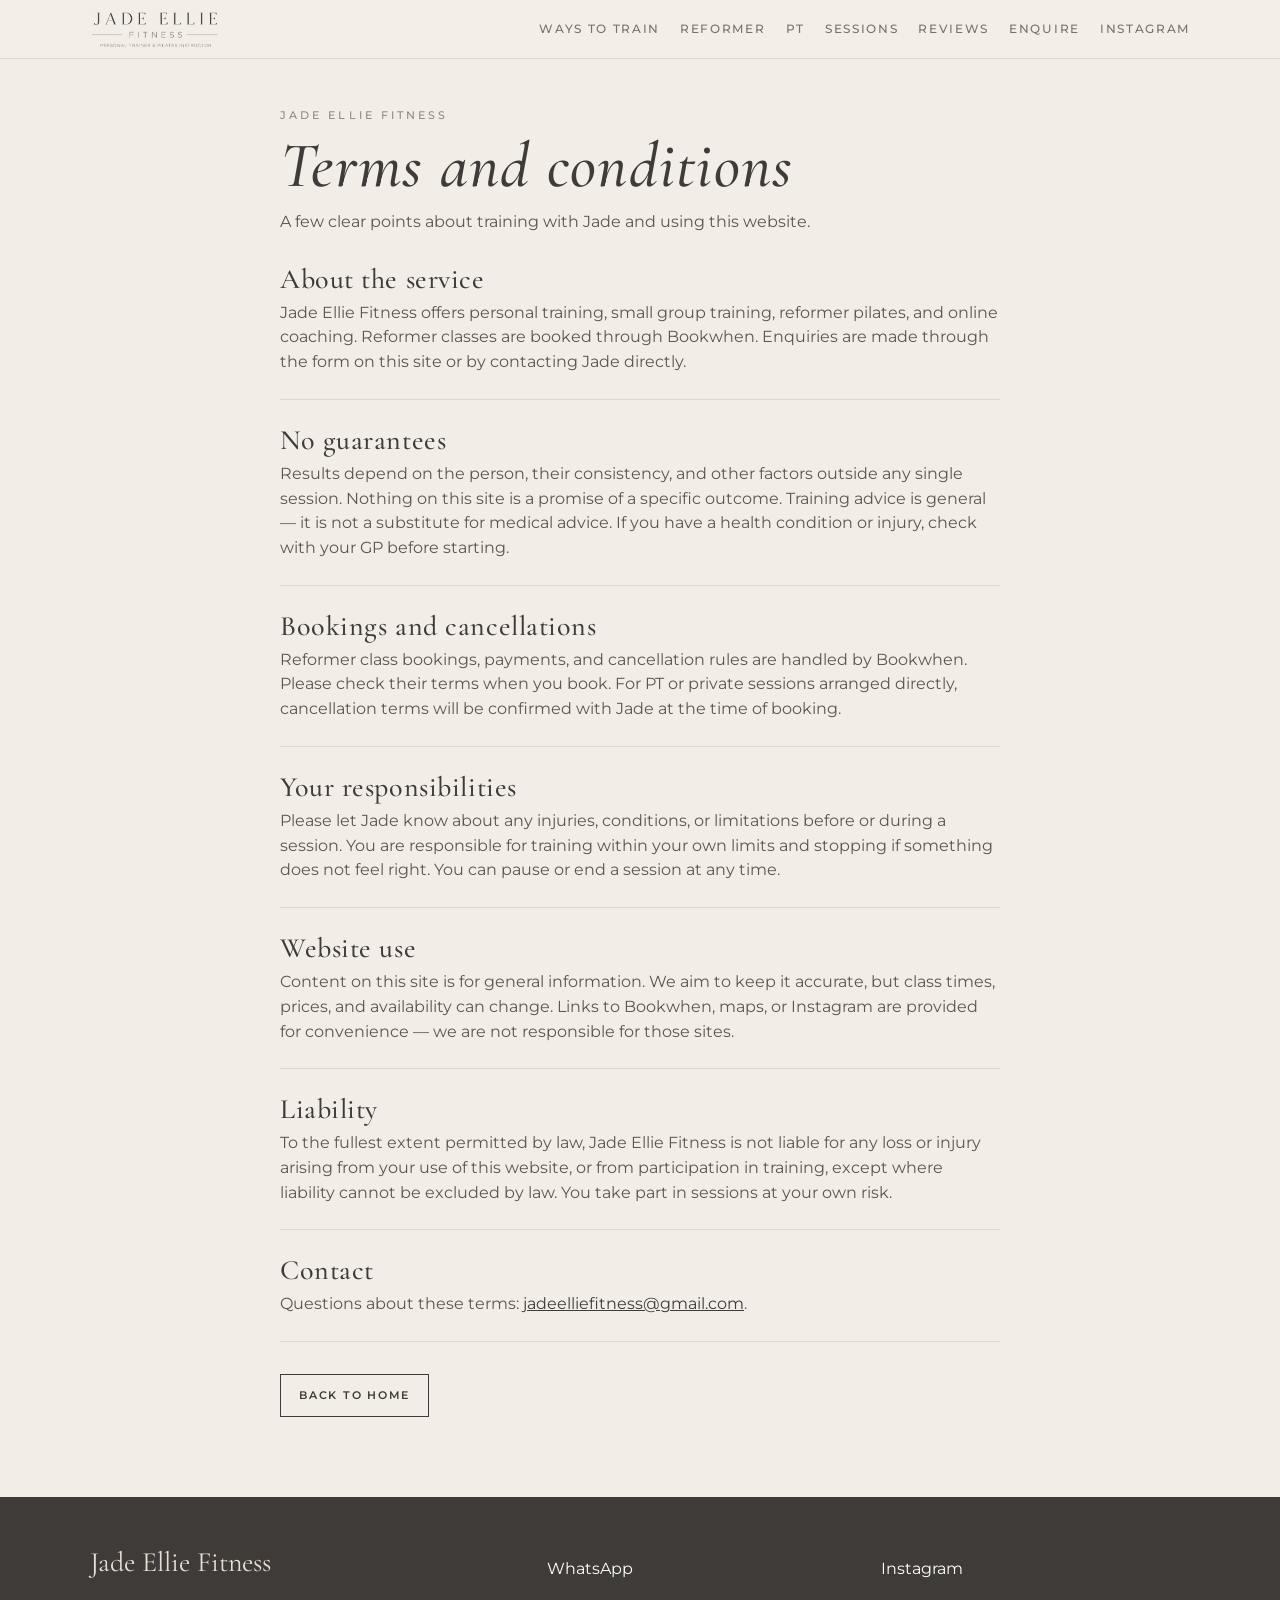
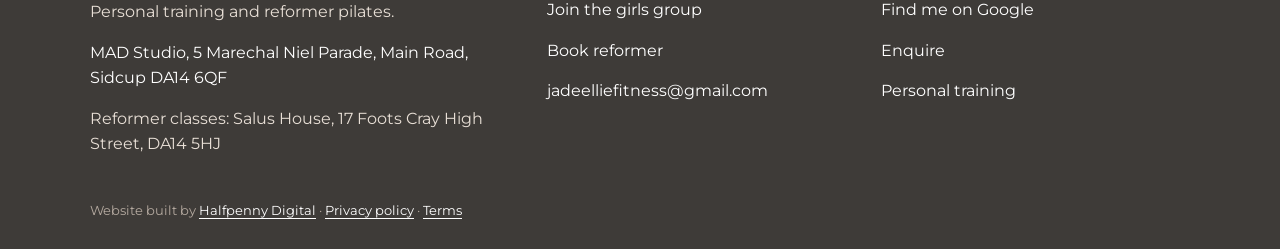
<file: terms.html>
<!DOCTYPE html>
<html lang="en">
<head>
  <meta charset="utf-8" />
  <meta name="viewport" content="width=device-width, initial-scale=1" />
  <title>Terms — Jade Ellie Fitness</title>
  <meta name="description" content="Terms and conditions for Jade Ellie Fitness personal training and reformer pilates sessions in Sidcup." />
  <link rel="preconnect" href="https://fonts.googleapis.com" />
  <link rel="preconnect" href="https://fonts.gstatic.com" crossorigin />
  <link href="https://fonts.googleapis.com/css2?family=Cormorant+Garamond:ital,wght@0,500;0,600;1,500&family=Montserrat:wght@400;500;600&display=swap" rel="stylesheet" />
  <link rel="stylesheet" href="css/styles.css?v=4" />
  <link rel="stylesheet" href="css/header-fix.css?v=2" />
  <link rel="stylesheet" href="css/enquire.css?v=2" />
  <link rel="stylesheet" href="css/mobile-panels.css?v=43" />
  <style>
    .page { padding: 48px 0 80px; }
    .page-wrap { max-width: 720px; }
    .page h1 {
      margin: 0 0 12px;
      font-family: "Cormorant Garamond", Georgia, serif;
      font-weight: 500;
      font-size: clamp(40px, 8vw, 64px);
      line-height: 1;
      color: #3e3b38;
    }
    .page .lede { margin: 0 0 32px; max-width: 40em; color: #5c564f; }
    .policy {
      margin: 0 0 28px;
      padding: 0 0 24px;
      border-bottom: 1px solid rgba(62, 59, 56, 0.12);
    }
    .policy h2 {
      margin: 0 0 8px;
      font-family: "Cormorant Garamond", Georgia, serif;
      font-size: clamp(22px, 4vw, 28px);
      font-weight: 500;
      color: #3e3b38;
    }
    .policy p { margin: 0; color: #5c564f; }
    .policy a { color: #3e3b38; }
  </style>

  <link rel="canonical" href="https://www.jadeelliefitness.co.uk/terms.html" />
  <link rel="icon" href="/favicon.svg" type="image/svg+xml" />
  <meta property="og:type" content="website" />
  <meta property="og:url" content="https://www.jadeelliefitness.co.uk/terms.html" />
  <meta property="og:title" content="Terms — Jade Ellie Fitness" />
  <meta property="og:description" content="Terms and conditions for Jade Ellie Fitness personal training and reformer pilates sessions in Sidcup." />
  <meta property="og:image" content="https://www.jadeelliefitness.co.uk/photos/jade-reformer-studio.jpg" />
  <meta property="og:image:width" content="1200" />
  <meta property="og:image:height" content="630" />
  <meta name="twitter:card" content="summary_large_image" />
  <meta name="twitter:title" content="Terms — Jade Ellie Fitness" />
  <meta name="twitter:description" content="Terms and conditions for Jade Ellie Fitness personal training and reformer pilates sessions in Sidcup." />
  <meta name="twitter:image" content="https://www.jadeelliefitness.co.uk/photos/jade-reformer-studio.jpg" />
  <script type="application/ld+json">
  {
    "@context": "https://schema.org",
    "@type": "LocalBusiness",
    "name": "Jade Ellie Fitness",
    "description": "Personal trainer and Reformer Pilates instructor in Sidcup.",
    "url": "https://www.jadeelliefitness.co.uk/",
    "email": "jadeelliefitness@gmail.com",
    "sameAs": ["https://www.instagram.com/jadeelliefitness/"],
    "address": [
      {
        "@type": "PostalAddress",
        "streetAddress": "5 Marechal Niel Parade, Main Road",
        "addressLocality": "Sidcup",
        "postalCode": "DA14 6QF",
        "addressCountry": "GB"
      },
      {
        "@type": "PostalAddress",
        "streetAddress": "17 Foots Cray High Street",
        "addressLocality": "Sidcup",
        "postalCode": "DA14 5HJ",
        "addressCountry": "GB"
      }
    ]
  }
  </script>
  <script>
    if (location.hostname.indexOf("vercel.app") !== -1) {
      var m = document.createElement("meta");
      m.name = "robots";
      m.content = "noindex, nofollow";
      document.head.appendChild(m);
    }
  </script>

</head>
<body>
  <div id="site-header"></div>
  <main class="page">
    <div class="wrap page-wrap">
      <p class="kicker">Jade Ellie Fitness</p>
      <h1>Terms and conditions</h1>
      <p class="lede">A few clear points about training with Jade and using this website.</p>

      <article class="policy">
        <h2>About the service</h2>
        <p>Jade Ellie Fitness offers personal training, small group training, reformer pilates, and online coaching. Reformer classes are booked through Bookwhen. Enquiries are made through the form on this site or by contacting Jade directly.</p>
      </article>

      <article class="policy">
        <h2>No guarantees</h2>
        <p>Results depend on the person, their consistency, and other factors outside any single session. Nothing on this site is a promise of a specific outcome. Training advice is general — it is not a substitute for medical advice. If you have a health condition or injury, check with your GP before starting.</p>
      </article>

      <article class="policy">
        <h2>Bookings and cancellations</h2>
        <p>Reformer class bookings, payments, and cancellation rules are handled by Bookwhen. Please check their terms when you book. For PT or private sessions arranged directly, cancellation terms will be confirmed with Jade at the time of booking.</p>
      </article>

      <article class="policy">
        <h2>Your responsibilities</h2>
        <p>Please let Jade know about any injuries, conditions, or limitations before or during a session. You are responsible for training within your own limits and stopping if something does not feel right. You can pause or end a session at any time.</p>
      </article>

      <article class="policy">
        <h2>Website use</h2>
        <p>Content on this site is for general information. We aim to keep it accurate, but class times, prices, and availability can change. Links to Bookwhen, maps, or Instagram are provided for convenience — we are not responsible for those sites.</p>
      </article>

      <article class="policy">
        <h2>Liability</h2>
        <p>To the fullest extent permitted by law, Jade Ellie Fitness is not liable for any loss or injury arising from your use of this website, or from participation in training, except where liability cannot be excluded by law. You take part in sessions at your own risk.</p>
      </article>

      <article class="policy">
        <h2>Contact</h2>
        <p>Questions about these terms: <a href="mailto:jadeelliefitness@gmail.com">jadeelliefitness@gmail.com</a>.</p>
      </article>

      <div class="btn-row" style="margin-top:32px">
        <a class="btn ghost" href="index.html">Back to home</a>
      </div>
    </div>
  </main>
  <div id="site-footer"></div>
  <script src="js/site.js?v=seo15"></script>
</body>
</html>
</file>
<file: css/styles.css>
:root {
  --bg: #f3ede7;
  --bg-2: #ebe3db;
  --ink: #3e3b38;
  --muted: #7a726a;
  --blush: #f4b6c8;
  --taupe: #93897f;
  --line: rgba(62,59,56,0.14);
  --card: #fffaf6;
}
* { box-sizing: border-box; }
html { scroll-behavior: smooth; }
body {
  margin: 0;
  font-family: "Montserrat", system-ui, sans-serif;
  color: var(--ink);
  background: var(--bg);
  line-height: 1.55;
}
img { max-width: 100%; display: block; }
a { color: inherit; }
h1, h2, h3 {
  font-family: "Cormorant Garamond", Georgia, serif;
  font-weight: 500;
  letter-spacing: 0.02em;
  line-height: 0.92;
  margin: 0;
}
.preview-banner {
  background: #3e3b38;
  color: #d8cfc6;
  font-size: 11px;
  letter-spacing: 0.12em;
  text-transform: uppercase;
  text-align: center;
  padding: 8px 12px;
}
.preview-banner a { color: #fff; text-underline-offset: 3px; }
.wrap { width: min(1100px, calc(100% - 32px)); margin: 0 auto; }
.narrow { max-width: 640px; }
#site-header { position: sticky; top: 0; z-index: 50; }
.site-header {
  background: rgba(243,237,231,0.94);
  border-bottom: 1px solid var(--line);
  backdrop-filter: blur(12px);
}
.header-inner {
  display: flex;
  align-items: center;
  justify-content: space-between;
  gap: 16px;
  padding: 8px 0;
}
.brand img {
  height: 42px;
  width: auto;
  object-fit: contain;
}
.desk-nav { display: none; flex-wrap: wrap; gap: 8px 20px; }
.desk-nav a {
  text-decoration: none;
  font-size: 12px;
  letter-spacing: 0.14em;
  text-transform: uppercase;
  color: var(--muted);
  font-weight: 500;
}
.desk-nav a:hover, .desk-nav a.active { color: var(--ink); }
.menu-btn {
  width: 44px; height: 44px;
  border: 1px solid var(--ink);
  background: transparent;
  display: inline-flex;
  flex-direction: column;
  align-items: center;
  justify-content: center;
  gap: 5px;
  cursor: pointer;
}
.menu-btn { position: relative; z-index: 70; }
.menu-btn span { display: block; width: 16px; height: 2px; background: var(--ink); transition: transform 0.2s ease, opacity 0.2s ease; }
.menu-open .menu-btn span:nth-child(1) { transform: translateY(7px) rotate(45deg); }
.menu-open .menu-btn span:nth-child(2) { opacity: 0; }
.menu-open .menu-btn span:nth-child(3) { transform: translateY(-7px) rotate(-45deg); }
.mobile-nav {
  position: fixed; inset: 0; z-index: 40;
  background: var(--bg);
  padding: 128px 24px 40px;
}
.site-header { position: relative; z-index: 60; }
.mobile-nav nav { display: flex; flex-direction: column; gap: 8px; }
.mobile-nav a {
  font-family: "Cormorant Garamond", Georgia, serif;
  font-size: 42px;
  text-decoration: none;
  line-height: 1.05;
}
.mobile-cta {
  display: none;
  position: fixed;
  left: 0; right: 0; bottom: 0;
  z-index: 45;
  gap: 8px;
  padding: 10px 12px calc(10px + env(safe-area-inset-bottom));
  background: rgba(243,237,231,0.96);
  border-top: 1px solid var(--line);
}
.mobile-cta .btn { flex: 1; text-align: center; }
.hero {
  position: relative;
  min-height: 58vh;
  display: flex;
  align-items: flex-end;
  overflow: hidden;
  color: #fff;
  background: #2a2624;
}
.hero-img {
  position: absolute;
  inset: 0;
  width: 100%;
  height: 100%;
  object-fit: cover;
  object-position: center 18%;
}
.hero::after {
  content: "";
  position: absolute;
  inset: 0;
  background: linear-gradient(180deg, rgba(42,38,36,0.05) 20%, rgba(42,38,36,0.72) 100%);
}
.hero-copy { position: relative; z-index: 1; padding: 16px 0 28px; }
.hero .kicker { color: var(--blush); }
.hero-in {
  opacity: 0;
  transform: translateY(18px);
  animation: heroIn 0.8s ease forwards;
}
.hero-in.d1 { animation-delay: 0.05s; }
.hero-in.d2 { animation-delay: 0.18s; }
.hero-in.d3 { animation-delay: 0.34s; }
.hero-in.d4 { animation-delay: 0.48s; }
@keyframes heroIn { to { opacity: 1; transform: none; } }
.kicker {
  font-size: 11px;
  letter-spacing: 0.28em;
  text-transform: uppercase;
  font-weight: 500;
  margin: 0 0 10px;
  color: var(--taupe);
}
h1 { font-size: clamp(46px, 11vw, 92px); font-style: italic; }
h2 { font-size: clamp(36px, 7vw, 64px); }
h3 { font-size: 30px; }
.lede { font-size: 16px; color: var(--muted); }
.hero p { max-width: 32em; margin: 12px 0 0; font-size: 15px; color: #f6f0ea; }
.btn-row { display: flex; flex-wrap: wrap; gap: 10px; margin-top: 16px; }
.btn {
  display: inline-block;
  background: var(--ink);
  color: #f3ede7;
  text-decoration: none;
  padding: 12px 18px;
  font-size: 11px;
  font-weight: 600;
  letter-spacing: 0.16em;
  text-transform: uppercase;
  border: 1px solid var(--ink);
}
.btn.ghost {
  background: transparent;
  color: inherit;
  border-color: currentColor;
}
.hero .btn.ghost { color: #fff; border-color: #fff; }
.section { padding: 52px 0; }
.section.alt {
  background: var(--bg-2);
  border-top: 1px solid var(--line);
  border-bottom: 1px solid var(--line);
}
.split { display: grid; gap: 28px; }
.copy p, .about-grid p { margin: 12px 0 0; color: #5c564f; }
.include-list {
  list-style: none;
  margin: 16px 0 0;
  padding: 0;
}
.include-list li {
  padding: 10px 0;
  border-bottom: 1px solid var(--line);
}
.photo-frame {
  margin: 0;
  overflow: hidden;
  background: #ddd;
}
.photo-frame img { width: 100%; height: 100%; object-fit: cover; min-height: 280px; }
.about-grid { display: grid; gap: 24px; }
.about-photo { margin: 0; }
.about-photo img { width: 100%; height: auto; }
.cards { display: grid; gap: 14px; margin-top: 24px; }
.card {
  background: var(--card);
  border: 1px solid var(--line);
  padding: 22px 20px;
}
.card p { margin: 10px 0 16px; color: #5c564f; }
.price {
  font-family: "Cormorant Garamond", Georgia, serif;
  font-size: 28px;
  margin: 0 0 14px !important;
}
.results {
  display: grid;
  grid-template-columns: 1fr;
  gap: 12px;
  margin-top: 22px;
}
.results figure { margin: 0; overflow: hidden; background: #ddd; }
.results img { width: 100%; height: 280px; object-fit: cover; }
.ig-grid a { display: block; }
.reveal {
  opacity: 0;
  transform: translateY(24px);
  transition: opacity 0.7s ease, transform 0.7s ease;
}
.reveal.is-in { opacity: 1; transform: none; }
.scrub { position: relative; height: 260vh; background: #2a2624; }
.scrub-sticky {
  position: sticky;
  top: 0;
  height: 100svh;
  overflow: hidden;
  transform: translateZ(0);
}
.scrub-fallback,
.scrub-video {
  position: absolute;
  inset: 0;
  width: 100%;
  height: 100%;
  object-fit: cover;
}
.scrub-fallback { z-index: 0; }
.scrub-video { z-index: 1; pointer-events: none; }
.scrub-shade {
  position: absolute;
  inset: 0;
  z-index: 2;
  background: linear-gradient(180deg, rgba(42,38,36,0.1) 0%, rgba(42,38,36,0.55) 100%);
}
.scrub-copy {
  position: absolute;
  left: 16px;
  right: 16px;
  bottom: 110px;
  z-index: 3;
  color: #fff;
}
.scrub-copy .kicker { color: var(--blush); }
footer {
  background: #3e3b38;
  color: #e8dfd6;
  padding: 44px 0 96px;
}
.foot-name {
  font-family: "Cormorant Garamond", Georgia, serif;
  font-size: 28px;
  margin: 0 0 8px;
}
.footer-grid { display: grid; gap: 24px; }
footer a { color: #fff; text-decoration: none; }
.credit { margin-top: 28px; font-size: 13px; color: #b5aaa0; }
.credit a { text-decoration: underline; text-underline-offset: 3px; }
@media (min-width: 820px) {
  .desk-nav { display: flex; }
  .menu-btn, .mobile-nav, .mobile-cta { display: none !important; }
  .hero { min-height: 86vh; }
  .hero-copy { padding: 56px 0 64px; }
  .hero p { font-size: 18px; }
  .section { padding: 72px 0; }
  .split { grid-template-columns: 1.05fr 0.95fr; align-items: center; }
  .about-grid { grid-template-columns: 1fr 1fr; align-items: center; }
  .cards { grid-template-columns: 1fr 1fr 1fr; }
  .results { grid-template-columns: 1fr 1fr; gap: 14px; }
  .ig-grid { grid-template-columns: 1fr 1fr 1fr; }
  .results img { height: 340px; }
  .footer-grid { grid-template-columns: 1.4fr 1fr 1fr; }
  footer { padding-bottom: 28px; }
  .brand img { height: 52px; }
  .scrub-copy {
    left: max(16px, calc((100% - 1100px) / 2));
    bottom: 56px;
  }
}
@media (max-width: 819px) {
  .mobile-cta {
    display: flex;
    transform: translateY(110%);
    opacity: 0;
    pointer-events: none;
    transition: transform 0.35s ease, opacity 0.35s ease;
  }
  .dock-on .mobile-cta {
    transform: none;
    opacity: 1;
    pointer-events: auto;
  }
  .dock-on { padding-bottom: 84px; }
  .hero {
    min-height: 0;
    height: min(520px, calc(100svh - 120px));
    align-items: flex-end;
  }
  .hero-img { object-position: center 12%; }
  .hero-copy { padding: 8px 0 16px; }
  h1 { font-size: clamp(40px, 12vw, 58px); }
  .hero p { font-size: 14px; }
  .photo-frame { display: none; }
  #pt .photo-frame { display: block; }
}
@media (prefers-reduced-motion: reduce) {
  .hero-in, .btn { animation: none !important; }
  .mobile-cta { transition: none; }
  .reveal, .hero-in { opacity: 1; transform: none; transition: none; }
  .scrub { height: auto; }
  .scrub-sticky { position: relative; height: 70vh; }
}
</file>
<file: css/header-fix.css>
.site-header {
  background: #f3eee8;
  border-bottom: 1px solid var(--line);
}
.brand img {
  height: 42px;
  width: auto;
  object-fit: contain;
  background: #f3eee8;
}
</file>
<file: css/scrub-lines.css>
.scrub-line {
  display: block;
  opacity: 0;
  transform: translateY(18px);
  transition: opacity 0.45s ease, transform 0.45s ease;
}
.scrub-line.is-on {
  opacity: 1;
  transform: none;
}
.scrub-copy h2 {
  font-size: clamp(42px, 9vw, 88px);
  font-style: italic;
  line-height: 0.9;
}
.hero .kicker,
.scrub-copy .kicker {
  color: #fff;
}
.scrub-copy.right { display: none; }

@media (min-width: 820px) {
  .scrub-video,
  .scrub-fallback {
    object-fit: contain;
    background: #2a2624;
  }
  .scrub-shade {
    background: linear-gradient(180deg, rgba(42, 38, 36, 0.1) 0%, rgba(42, 38, 36, 0.4) 100%);
  }
  .scrub-copy {
    top: 50%;
    bottom: auto;
    left: 0;
    right: auto;
    width: 22%;
    transform: translateY(-50%);
    text-align: center;
    z-index: 3;
  }
  .scrub-copy.right {
    display: block;
    left: auto;
    right: 0;
  }
  .scrub-copy h2 {
    font-size: clamp(28px, 3.2vw, 48px);
  }
}
</file>
<file: css/enquire.css>
.enquire {
  background: var(--bg);
  min-height: calc(100svh - 80px);
  padding: 40px 0 80px;
}
.enquire-card {
  background: var(--card);
  border: 1px solid var(--line);
  padding: 28px 22px 24px;
  max-width: 640px;
}
.enquire-top {
  display: flex;
  justify-content: space-between;
  align-items: baseline;
  gap: 12px;
  margin-bottom: 10px;
}
.enquire-count {
  font-size: 11px;
  letter-spacing: 0.18em;
  text-transform: uppercase;
  color: var(--muted);
  margin: 0;
}
.enquire-bar {
  height: 3px;
  background: rgba(62,59,56,0.12);
  margin: 0 0 28px;
}
.enquire-bar span {
  display: block;
  height: 100%;
  width: 0;
  background: var(--ink);
  transition: width 0.35s ease;
}
.enquire-q {
  font-size: clamp(32px, 6vw, 48px);
  margin: 0 0 22px;
}
.enquire-field, .enquire-area {
  width: 100%;
  border: 0;
  border-bottom: 1px solid var(--ink);
  background: transparent;
  font: inherit;
  font-size: 16px;
  color: var(--ink);
  padding: 10px 0;
  outline: none;
}
.enquire-area { min-height: 120px; resize: vertical; }
.enquire-choices {
  display: grid;
  gap: 10px;
}
.enquire-choice {
  text-align: left;
  background: transparent;
  border: 1px solid var(--line);
  padding: 14px 16px;
  font: inherit;
  font-size: 15px;
  color: var(--ink);
  cursor: pointer;
}
.enquire-choice.is-on {
  border-color: var(--ink);
  background: #fff;
}
.enquire-nav {
  display: flex;
  align-items: center;
  justify-content: space-between;
  gap: 12px;
  margin-top: 28px;
}
.enquire-back {
  background: none;
  border: 0;
  padding: 0;
  font: inherit;
  font-size: 13px;
  letter-spacing: 0.12em;
  text-transform: uppercase;
  color: var(--muted);
  cursor: pointer;
  text-decoration: none;
}
.enquire-error {
  color: #8a3d3d;
  font-size: 14px;
  margin: 12px 0 0;
}
.enquire-done h2 { margin-bottom: 12px; }
.enquire-done p { color: #5c564f; }
@media (max-width: 819px) {
  .about-locations { display: none; }
}
@media (min-width: 820px) {
  .enquire-card { padding: 40px 40px 32px; }
}

.enquire-label {
  display: block;
  font-size: 13px;
  letter-spacing: 0.04em;
  color: var(--muted);
  margin: 16px 0 4px;
}
.enquire-input {
  display: block;
  width: 100%;
  border: 0;
  border-bottom: 1px solid var(--ink);
  background: transparent;
  font: inherit;
  font-size: 16px;
  color: var(--ink);
  padding: 10px 0;
  outline: none;
  margin-bottom: 8px;
}
</file>
<file: css/mobile-panels.css>
@media (max-width: 819px) {
  .hero {
    height: 680px;
    min-height: 680px;
    max-height: 680px;
    align-items: center;
    color: var(--ink);
    background: #f3ede7;
  }
  .hero-split {
    position: static;
    width: 100%;
    margin: 0;
  }
  .hero-photo {
    position: absolute;
    top: auto;
    bottom: 0;
    right: 0;
    left: auto;
    width: 62%;
    height: 135%;
    margin: 0;
  }
  .hero-photo img {
    width: 100%;
    height: 100%;
    object-fit: cover;
    object-position: 32% 100%;
  }
  .hero::after {
    content: "" !important;
    position: absolute !important;
    inset: 0 !important;
    z-index: 1;
    background: linear-gradient(90deg, #f3ede7 0%, #f3ede7 40%, rgba(243, 237, 231, 0.9) 46%, rgba(243, 237, 231, 0.4) 54%, rgba(243, 237, 231, 0) 62%) !important;
  }
  .hero-copy {
    position: relative;
    z-index: 2;
    width: 46%;
    max-width: 190px;
    margin: 0;
    margin-right: auto;
    padding: 16px 4px 16px 14px;
  }
  .hero .kicker,
  .hero h1,
  .hero p {
    color: var(--ink);
  }
  .hero .kicker { margin-bottom: 16px; }
  .hero h1 { font-size: clamp(32px, 9vw, 44px); margin-bottom: 14px; }
  .hero p { font-size: 12.5px; line-height: 1.4; margin-top: 0; margin-bottom: 6px; }
  .hero .hero-tag {
    font-family: "Cormorant Garamond", Georgia, serif;
    font-style: italic;
    font-size: 17px;
    line-height: 1.2;
    margin-top: 8px;
  }
  .hero .btn-row {
    gap: 8px;
    margin-top: 18px;
    flex-direction: column;
    align-items: flex-start;
  }
  .hero .btn.ghost {
    color: var(--ink);
    border-color: var(--ink);
    background: rgba(243, 237, 231, 0.7);
    padding: 10px 10px;
    width: 152px;
    text-align: center;
    box-sizing: border-box;
  }

  #about.section {
    position: relative;
    height: 680px;
    min-height: 680px;
    max-height: 680px;
    padding: 0 !important;
    overflow: hidden;
    background: #f3ede7;
  }
  #about .wrap {
    position: static !important;
    width: 46% !important;
    max-width: 190px;
    height: 680px;
    margin: 0 0 0 auto !important;
    padding: 20px 14px 16px 4px;
    display: flex;
    align-items: flex-start;
    justify-content: flex-end;
  }
  #about .about-grid { display: block; }
  #about .about-grid > div {
    position: relative;
    z-index: 2;
    text-align: right;
  }
  #about .about-grid > div p {
    font-size: 15px !important;
    line-height: 1.4 !important;
  }

  #about .about-more { display: none; }
  #about .about-photo {
    position: absolute !important;
    top: 0 !important;
    left: 0 !important;
    right: auto !important;
    bottom: 0 !important;
    width: 62% !important;
    height: 680px !important;
    margin: 0 !important;
    z-index: 0;
  }
  #about .about-photo img {
    width: 100% !important;
    height: 680px !important;
    object-fit: cover;
    object-position: 58% 22%;
    transform: none !important;
  }
  #about::after {
    content: "" !important;
    position: absolute !important;
    inset: 0 !important;
    z-index: 1;
    background: linear-gradient(270deg, #f3ede7 0%, #f3ede7 40%, rgba(243, 237, 231, 0.9) 46%, rgba(243, 237, 231, 0.4) 54%, rgba(243, 237, 231, 0) 62%) !important;
    pointer-events: none;
  }
}

@media (min-width: 820px) {
  .hero {
    min-height: 0;
    height: auto;
    align-items: stretch;
    color: var(--ink);
    background: var(--bg);
    padding: 64px 0;
  }
  .hero::after { display: none; }
  .hero-split {
    display: grid;
    grid-template-columns: 0.95fr 1.05fr;
    gap: 48px;
    align-items: center;
  }
  .hero-photo {
    margin: 0;
    overflow: hidden;
    background: #ddd;
    border-radius: 32px;
    outline: 1.5px solid var(--taupe);
    outline-offset: 7px;
  }
  .hero-photo img {
    width: 100%;
    height: 100%;
    object-fit: cover;
    min-height: 520px;
    object-position: center 30%;
    border-radius: 32px;
  }
  .hero-copy { padding: 0; }
  .hero .kicker { color: var(--taupe); }
  .hero h1 { color: var(--ink); font-size: clamp(52px, 5.5vw, 76px); }
  .hero p { color: #5c564f; font-size: 16px; max-width: none; }
  .hero .hero-tag {
    font-family: "Cormorant Garamond", Georgia, serif;
    font-style: italic;
    font-size: 24px;
    line-height: 1.15;
    color: var(--ink);
    margin-top: 8px;
  }
  .hero .btn.ghost {
    color: var(--ink);
    border-color: var(--ink);
    background: transparent;
  }
  #about .about-grid {
    grid-template-columns: 1fr 1fr;
    align-items: center;
  }
  #about .about-photo {
    order: -1;
    border-radius: 32px;
    outline: 1.5px solid var(--taupe);
    outline-offset: 7px;
  }
  #about .about-photo img {
    border-radius: 32px;
  }
  #work .photo-frame {
    border-radius: 32px;
    outline: 1.5px solid var(--taupe);
    outline-offset: 7px;
  }
  #work .photo-frame img {
    border-radius: 32px;
  }
}
</file>
<file: css/reviews.css>
.quote-scroller {
  overflow-x: auto;
  scroll-snap-type: x mandatory;
  scroll-padding-inline: 8%;
  -webkit-overflow-scrolling: touch;
  scrollbar-width: none;
  margin: 28px -8px 0;
  padding: 8px 0 4px;
}
.quote-scroller::-webkit-scrollbar { display: none; }
.quotes {
  display: flex;
  gap: 14px;
  width: max-content;
  padding: 0 7vw 8px;
  margin: 0;
}
.quote {
  flex: 0 0 min(78vw, 360px);
  scroll-snap-align: center;
  opacity: 0.38;
  transform: scale(0.96);
  transition: opacity 0.45s ease, transform 0.45s ease;
  background: var(--card);
  border: 1px solid var(--line);
  border-radius: 16px;
  padding: 22px 20px;
  margin: 0;
}
.quote.is-active { opacity: 1; transform: none; }
.quote .stars {
  margin: 0 0 10px;
  color: var(--taupe);
  letter-spacing: 0.08em;
  font-size: 14px;
}
.quote blockquote {
  margin: 0;
  font-size: 15px;
  line-height: 1.5;
  color: #5c564f;
}
.quote figcaption {
  margin-top: 14px;
  font-size: 12px;
  letter-spacing: 0.12em;
  text-transform: uppercase;
  color: var(--ink);
  font-weight: 500;
}
.quote-dots {
  display: flex;
  justify-content: center;
  gap: 8px;
  margin-top: 18px;
}
.quote-dots button {
  width: 8px;
  height: 8px;
  border: 0;
  border-radius: 50%;
  padding: 0;
  background: rgba(62, 59, 56, 0.22);
  cursor: pointer;
}
.quote-dots button.is-on { background: var(--taupe); }
@media (min-width: 820px) {
  .quotes { padding: 0 calc(50% - 170px) 8px; }
  .quote { flex-basis: 340px; }
}
</file>
